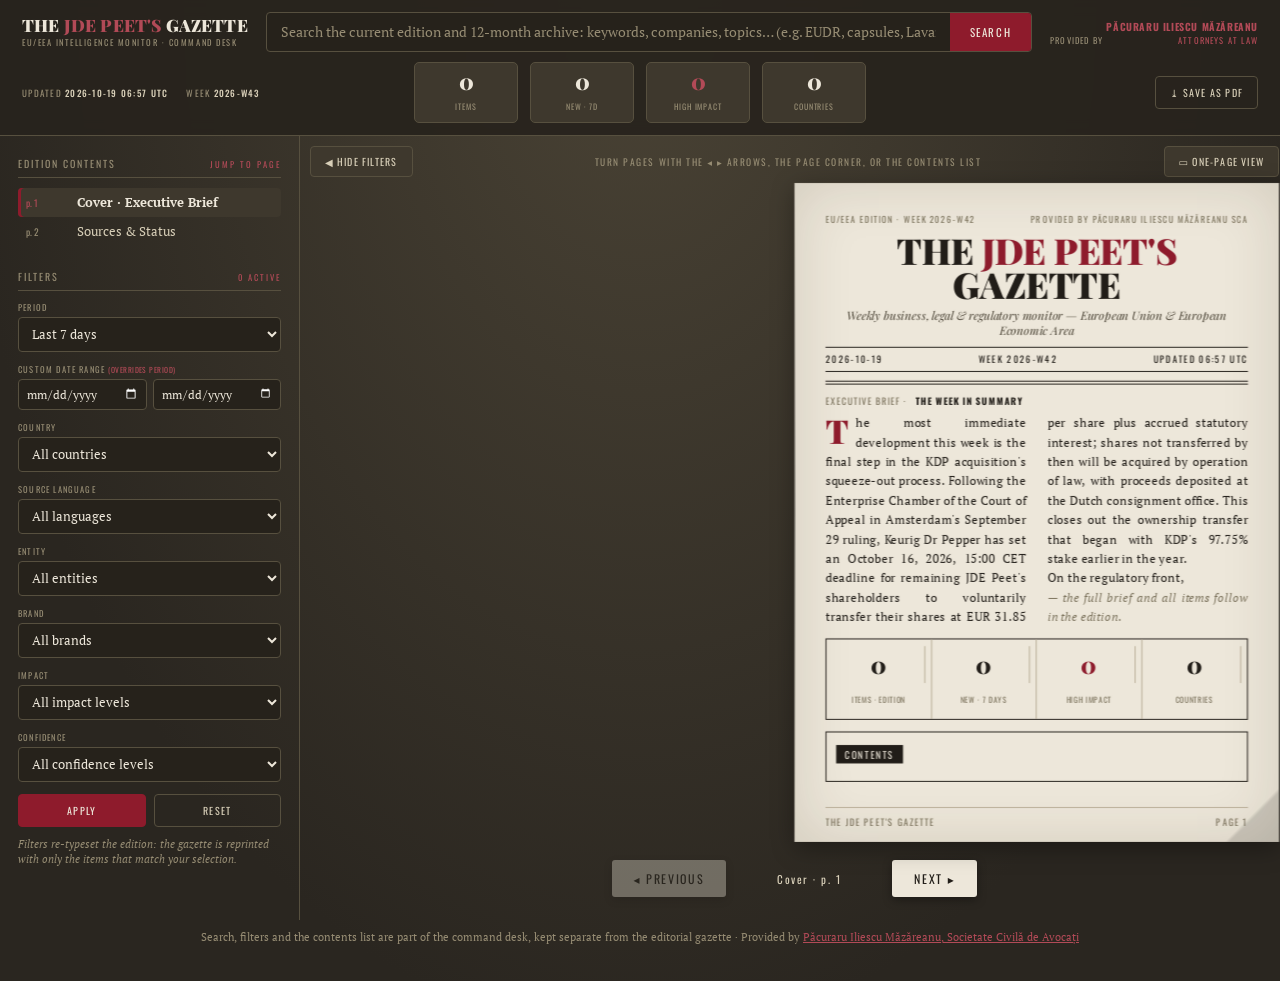
<file: docs/index.html>
<!DOCTYPE html>
<html lang="en">
<head>
<meta charset="UTF-8">
<meta name="viewport" content="width=device-width, initial-scale=1.0">
<title>The JDE Peet's Gazette — EU/EEA Weekly Intelligence Monitor</title>
<meta name="description" content="Weekly EU/EEA business, legal and regulatory intelligence for JDE Peet's, presented as a browsable gazette. Provided by Păcuraru Iliescu Măzăreanu, Societate Civilă de Avocați.">
<link rel="icon" href="data:image/svg+xml,<svg xmlns='http://www.w3.org/2000/svg' viewBox='0 0 100 100'><text y='82' font-size='84'>📰</text></svg>">
<link rel="preconnect" href="https://fonts.googleapis.com">
<link rel="preconnect" href="https://fonts.gstatic.com" crossorigin>
<link href="https://fonts.googleapis.com/css2?family=Playfair+Display:ital,wght@0,500;0,700;0,900;1,500&family=PT+Serif:ital,wght@0,400;0,700;1,400&family=Oswald:wght@400;500;600&display=swap" rel="stylesheet">
<link rel="stylesheet" href="assets/style.css?v=19">
</head>
<body>

<!-- ===== Command desk: top bar (separate from the gazette) ===== -->
<header class="chrome-top">
  <div class="chrome-main">
    <div class="chrome-brand">
      <b>THE <i>JDE PEET'S</i> GAZETTE</b>
      <span>EU/EEA Intelligence Monitor · command desk</span>
    </div>
    <div class="chrome-search">
      <input id="q" placeholder="Search the current edition and 12-month archive: keywords, companies, topics… (e.g. EUDR, capsules, Lavazza)">
      <button id="btn-search" type="button">Search</button>
    </div>
    <div class="chrome-provider">
      <span>Provided by</span>
      <a href="https://www.pimasociates.ro/" target="_blank" rel="noopener"><b>Păcuraru Iliescu Măzăreanu</b><br>Attorneys at Law</a>
    </div>
  </div>
  <div class="chrome-sub">
    <div class="chrome-meta" id="chrome-meta"></div>
    <div class="chrome-stats" id="chrome-stats"></div>
    <div class="chrome-actions">
      <button id="btn-pdf" type="button" title="Generate a PDF of the current filtered edition">⤓ Save as PDF</button>
    </div>
  </div>
</header>

<div class="search-results" id="sr">
  <button class="close" id="sr-close" type="button" aria-label="Close search results">✕</button>
  <div class="sr-hd" id="sr-hd"></div>
  <ul id="sr-list"></ul>
</div>

<div class="layout">

  <!-- ===== Side panel: table of contents + filters + stats ===== -->
  <aside class="side">
    <div class="side-sec">
      <div class="side-t">Edition contents <span class="mini">jump to page</span></div>
      <ul class="toc-side" id="tocSide"></ul>
    </div>

    <div class="side-sec">
      <div class="side-t">Filters <span class="mini" id="fcount">0 active</span></div>
      <div class="f-field"><label for="f-period">Period</label>
        <select id="f-period"></select></div>
      <div class="f-field">
        <label>Custom date range <span class="f-hint">(overrides period)</span></label>
        <div class="f-range-row">
          <input type="date" id="f-from" aria-label="From date" title="From date">
          <input type="date" id="f-to" aria-label="To date" title="To date">
        </div>
      </div>
      <div class="f-field"><label for="f-country">Country</label>
        <select id="f-country"></select></div>
      <div class="f-field"><label for="f-lang">Source language</label>
        <select id="f-lang"></select></div>
      <div class="f-field"><label for="f-entity">Entity</label>
        <select id="f-entity"></select></div>
      <div class="f-field"><label for="f-brand">Brand</label>
        <select id="f-brand"></select></div>
      <div class="f-field"><label for="f-impact">Impact</label>
        <select id="f-impact"></select></div>
      <div class="f-field"><label for="f-confidence">Confidence</label>
        <select id="f-confidence"></select></div>
      <div class="f-btns">
        <button class="f-apply" id="f-apply" type="button">Apply</button>
        <button class="f-reset" id="f-reset" type="button">Reset</button>
      </div>
      <div class="f-note">Filters re-typeset the edition: the gazette is reprinted with only the items that match your selection.</div>
    </div>
  </aside>

  <!-- ===== The browsable gazette ===== -->
  <div class="stage-wrap">
    <div class="stage-topbar">
      <button id="toggle-side" class="toggle-side" type="button" aria-expanded="true">◀ Hide filters</button>
      <span class="hintline">Turn pages with the ◂ ▸ arrows, the page corner, or the contents list</span>
      <button id="toggle-view" class="toggle-side" type="button">▭ One-page view</button>
    </div>
    <div class="stage">
      <div class="scaler" id="scaler">
        <div class="book" id="book"><!-- two-page spread, generated by app.js --></div>
      </div>
      <div class="scaler" id="scaler-single" hidden>
        <div class="single" id="single">
          <div class="s-face" id="s-cur"></div>
          <div class="s-face s-turn" id="s-turn" hidden></div>
        </div>
      </div>
    </div>
    <div class="pager">
      <button id="prev" type="button">◂ Previous</button>
      <span class="pos" id="pos">Cover</span>
      <button id="next" type="button">Next ▸</button>
    </div>
  </div>
</div>

<div id="print-view" aria-hidden="true"></div>

<div class="chrome-foot">
  Search, filters and the contents list are part of the command desk, kept separate from the editorial gazette ·
  Provided by <a href="https://www.pimasociates.ro/" target="_blank" rel="noopener">Păcuraru Iliescu Măzăreanu, Societate Civilă de Avocați</a>
</div>

<script src="assets/app.js?v=23"></script>
</body>
</html>
</file>
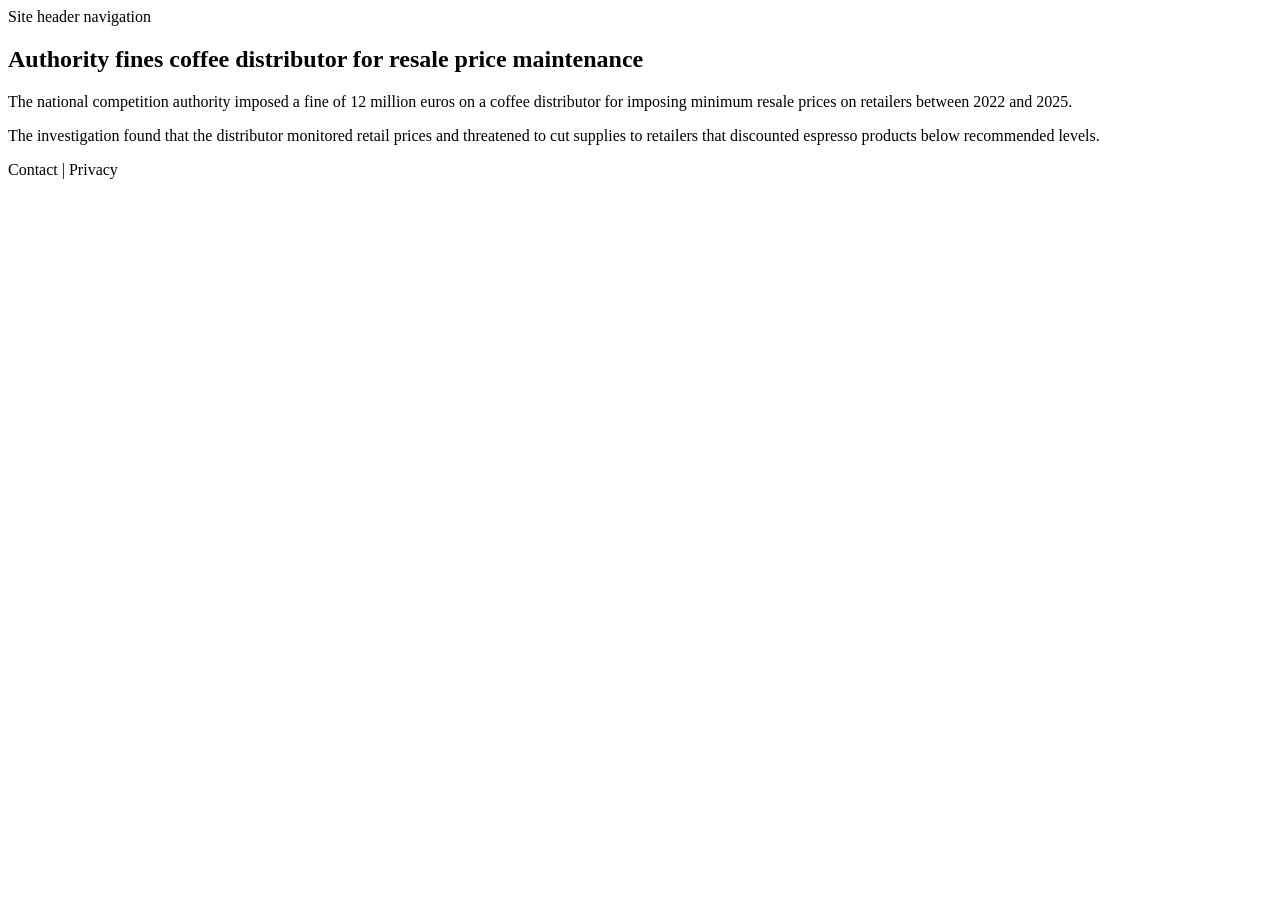
<file: tests/fixtures/sample_article.html>
<!DOCTYPE html>
<html><head><title>Decision 2026-142</title><script>var x=1;</script></head><body>
<header>Site header navigation</header>
<article>
  <h1>Authority fines coffee distributor for resale price maintenance</h1>
  <p>The national competition authority imposed a fine of 12 million euros on a coffee distributor
  for imposing minimum resale prices on retailers between 2022 and 2025.</p>
  <p>The investigation found that the distributor monitored retail prices and threatened to cut
  supplies to retailers that discounted espresso products below recommended levels.</p>
</article>
<footer>Contact | Privacy</footer>
</body></html>
</file>
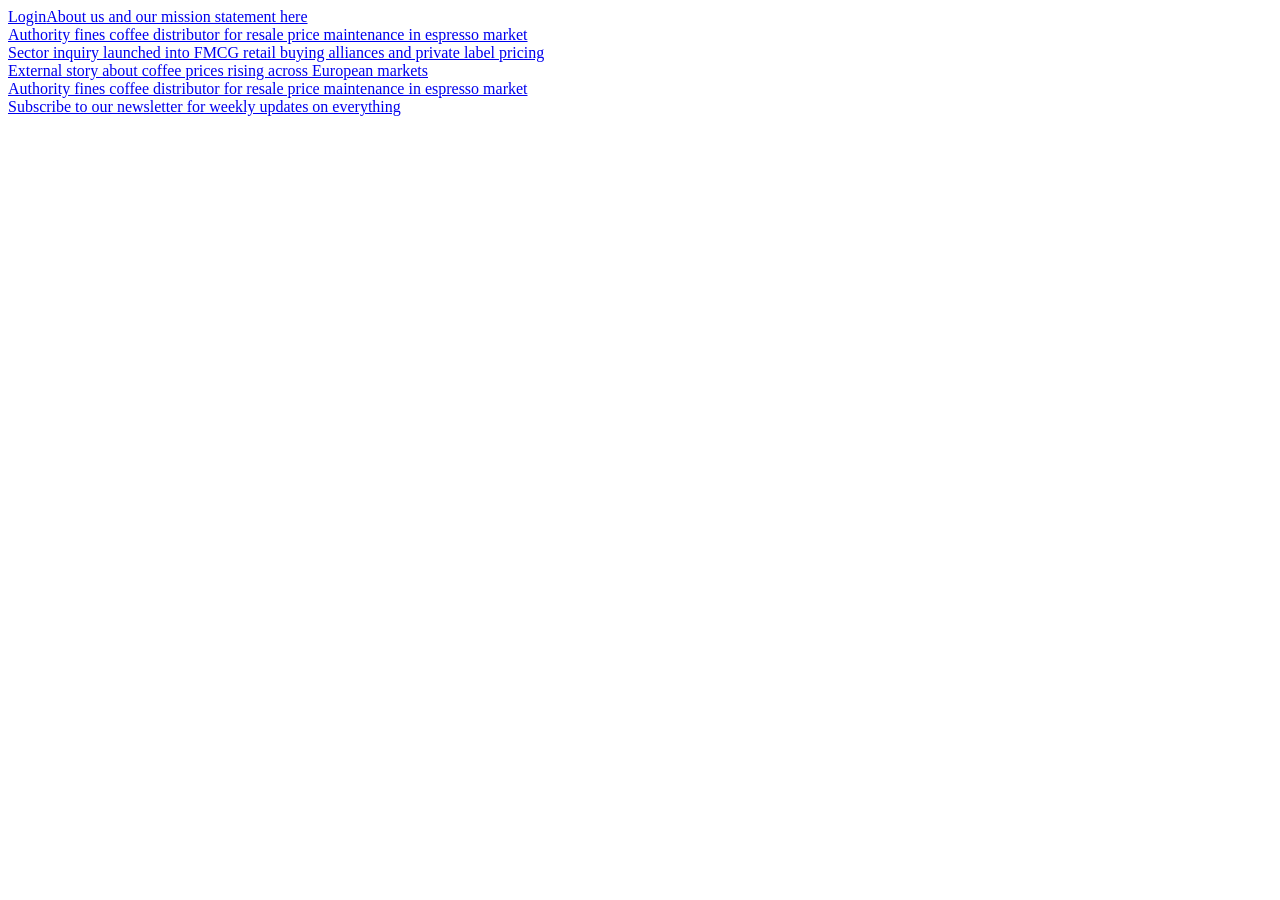
<file: tests/fixtures/sample_listing.html>
<!DOCTYPE html>
<html><head>
<title>News — Example Authority</title>
<link rel="alternate" type="application/rss+xml" href="/feed.xml">
</head><body>
<nav><a href="/login">Login</a><a href="/about">About us and our mission statement here</a></nav>
<main>
  <article><a href="/news/decision-2026-142">Authority fines coffee distributor for resale price maintenance in espresso market</a></article>
  <article><a href="/news/sector-inquiry-fmcg">Sector inquiry launched into FMCG retail buying alliances and private label pricing</a></article>
  <article><a href="https://external-site.com/story">External story about coffee prices rising across European markets</a></article>
  <article><a href="/news/decision-2026-142">Authority fines coffee distributor for resale price maintenance in espresso market</a></article>
  <a href="/newsletter">Subscribe to our newsletter for weekly updates on everything</a>
</main>
</body></html>
</file>
<file: docs/assets/style.css>
/* ============================================================
   Gazeta JDE Peet's — newsprint theme (v2)
   Command desk (search + filters + TOC) is strictly separate
   from the editorial flip-book newspaper.
   ============================================================ */
:root{
  --print:#EDE7DA;      /* newsprint page */
  --print-2:#E4DCCB;    /* alternate page (verso) */
  --ink:#211D18;        /* ink / main text */
  --rule:#B9AE97;       /* typographic rules */
  --red:#8E1B2C;        /* press red (accent, high impact) */
  --red-lt:#B24A57;
  --gold:#9C7A2E;       /* old gold (confidence labels) */
  --green:#4C6B2F;
  --desk:#332E25;       /* the desk (dashboard background) */
  --desk-2:#3E382D;     /* dashboard panels */
  --desk-3:#4A4335;
  --desk-line:#57503F;
  --desk-txt:#D8CFB8;
  --desk-mut:#968C73;
  --serif:'PT Serif',Georgia,serif;
  --disp:'Playfair Display',Georgia,serif;
  --kick:'Oswald',system-ui,sans-serif;
}
*{margin:0;padding:0;box-sizing:border-box}
body{background:var(--desk);font-family:var(--serif);color:var(--ink);min-height:100vh;overflow-x:hidden;
  background-image:radial-gradient(ellipse at 50% 0%,#4A4335,#2A2620 75%)}
a{color:inherit}
:focus-visible{outline:2px solid var(--red-lt);outline-offset:2px}

/* ===== Command desk: top bar ===== */
.chrome-top{position:sticky;top:0;z-index:200;background:rgba(40,36,29,.94);backdrop-filter:blur(8px);border-bottom:1px solid var(--desk-line);padding:12px 22px}
.chrome-main{display:flex;align-items:center;gap:18px;flex-wrap:wrap}
.chrome-sub{display:grid;grid-template-columns:1fr auto 1fr;align-items:center;gap:14px;margin-top:10px}
.chrome-provider{text-align:right;font-family:var(--kick);font-size:8.5px;letter-spacing:.14em;text-transform:uppercase;color:var(--desk-mut);line-height:1.5;flex:none}
.chrome-provider a{display:inline-block;margin-top:2px;color:var(--red-lt);text-decoration:none}
.chrome-provider a b{color:var(--red-lt);font-weight:700;font-size:10px;letter-spacing:.06em}
.chrome-provider a:hover b{color:#c85c69}
.chrome-stats{justify-self:center;display:flex;gap:12px}
.stat-chip{background:var(--desk-2);border:1px solid var(--desk-line);border-radius:5px;padding:7px 26px;text-align:center;min-width:104px}
.stat-chip b{font-family:var(--disp);font-weight:900;font-size:22px;color:var(--print);display:block;line-height:1.05}
.stat-chip.red b{color:var(--red-lt)}
.stat-chip span{font-family:var(--kick);font-size:8px;letter-spacing:.12em;text-transform:uppercase;color:var(--desk-mut);white-space:nowrap}
.chrome-actions{justify-self:end}
@media(max-width:820px){.chrome-sub{grid-template-columns:1fr;justify-items:start;gap:9px}.chrome-stats{justify-self:start;flex-wrap:wrap}.chrome-actions{justify-self:start}}
.chrome-brand{display:flex;flex-direction:column;line-height:1.15;flex:none}
.chrome-brand b{font-family:var(--disp);font-weight:900;font-size:17px;color:var(--print);letter-spacing:.01em}
.chrome-brand b i{font-style:normal;color:var(--red-lt)}
.chrome-brand span{font-family:var(--kick);font-size:8.5px;letter-spacing:.18em;text-transform:uppercase;color:var(--desk-mut);margin-top:2px}
.chrome-search{flex:1;min-width:260px;display:flex;border:1.5px solid var(--desk-line);background:#26221B;border-radius:4px;overflow:hidden;transition:border-color .2s}
.chrome-search:focus-within{border-color:var(--red-lt)}
.chrome-search input{flex:1;background:none;border:none;outline:none;color:var(--print);font-family:var(--serif);font-size:13.5px;padding:10px 14px}
.chrome-search input::placeholder{color:var(--desk-mut)}
.chrome-search button{font-family:var(--kick);font-size:11px;letter-spacing:.14em;text-transform:uppercase;background:var(--red);color:var(--print);border:none;padding:0 20px;cursor:pointer;transition:.15s}
.chrome-search button:hover{background:#A62438}
.chrome-actions{display:flex;gap:8px;flex:none}
.chrome-actions button{font-family:var(--kick);font-size:10px;letter-spacing:.12em;text-transform:uppercase;background:none;border:1px solid var(--desk-line);border-radius:4px;color:var(--desk-txt);padding:8px 14px;cursor:pointer;transition:.15s}
.chrome-actions button:hover{border-color:var(--print);color:var(--print)}
.chrome-meta{font-family:var(--kick);font-size:9px;letter-spacing:.14em;text-transform:uppercase;color:var(--desk-mut);display:flex;gap:18px;flex-wrap:wrap}
.chrome-meta b{color:var(--desk-txt);font-weight:500}

/* Search results panel */
.search-results{display:none;margin:10px 22px 0;background:var(--desk-2);border:1px solid var(--desk-line);border-left:3px solid var(--red);border-radius:4px;padding:12px 16px;font-size:12.5px;color:var(--desk-txt);max-height:40vh;overflow-y:auto}
.search-results.open{display:block}
.search-results .sr-hd{font-family:var(--kick);font-size:10px;letter-spacing:.14em;text-transform:uppercase;color:var(--desk-mut);margin-bottom:8px}
.search-results .close{float:right;background:none;border:none;color:var(--desk-mut);cursor:pointer;font-size:15px;line-height:1}
.search-results ul{list-style:none}
.search-results li{padding:6px 0;border-bottom:1px solid var(--desk-line)}
.search-results li:last-child{border-bottom:none}
.search-results a{color:var(--print);cursor:pointer;text-decoration:none;font-weight:700}
.search-results a:hover{text-decoration:underline;text-decoration-color:var(--red-lt);text-underline-offset:3px}
.search-results .sr-meta{color:var(--desk-mut);font-size:11px;font-family:var(--kick);letter-spacing:.06em}

/* ===== Layout: side panel + newspaper stage ===== */
.layout{display:grid;grid-template-columns:300px 1fr;gap:0;align-items:start;max-width:1760px;margin:0 auto}
@media(max-width:1040px){.layout{grid-template-columns:1fr}.side{position:static;max-height:none;border-right:none;border-bottom:1px solid var(--desk-line)}}

.side{position:sticky;top:64px;max-height:calc(100vh - 64px);overflow-y:auto;padding:20px 18px 30px;border-right:1px solid var(--desk-line)}
.side-sec{margin-bottom:22px}
.side-t{font-family:var(--kick);font-size:10px;letter-spacing:.2em;text-transform:uppercase;color:var(--desk-mut);border-bottom:1px solid var(--desk-line);padding-bottom:6px;margin-bottom:10px;display:flex;justify-content:space-between;align-items:baseline}
.side-t .mini{font-size:8.5px;color:var(--red-lt)}

.toc-side{list-style:none}
.toc-side li{display:flex;align-items:baseline;gap:9px;padding:6.5px 8px;border-radius:4px;cursor:pointer;transition:.15s;color:var(--desk-txt);font-size:12.5px}
.toc-side li:hover{background:var(--desk-2)}
.toc-side li.on{background:var(--desk-2);box-shadow:inset 3px 0 0 var(--red)}
.toc-side li.on .toc-nm{color:var(--print);font-weight:700}
.toc-side .pg{font-family:var(--kick);font-size:9.5px;color:var(--desk-mut);flex:none;width:42px}
.toc-side li.on .pg{color:var(--red-lt)}
.toc-side .toc-nm{line-height:1.3}
.toc-side .cnt{margin-left:auto;font-family:var(--kick);font-size:9px;color:var(--desk-mut)}

.f-field{margin-bottom:11px}
.f-field label{display:block;font-family:var(--kick);font-size:8.5px;letter-spacing:.14em;text-transform:uppercase;color:var(--desk-mut);margin-bottom:4px}
.f-field select{width:100%;font-family:var(--serif);font-size:12.5px;padding:7px 9px;background:#26221B;border:1px solid var(--desk-line);border-radius:4px;color:var(--print);cursor:pointer}
.f-field select:focus{outline:none;border-color:var(--red-lt)}
.f-hint{font-size:7.5px;color:var(--red-lt);letter-spacing:.06em}
.f-range-row{display:flex;gap:6px}
.f-field input[type="date"]{width:100%;font-family:var(--serif);font-size:11.5px;padding:6px 7px;background:#26221B;border:1px solid var(--desk-line);border-radius:4px;color:var(--print);cursor:pointer;color-scheme:dark}
.f-field input[type="date"]:focus{outline:none;border-color:var(--red-lt)}
.f-note{font-size:10.5px;color:var(--desk-mut);font-style:italic;line-height:1.5;margin-top:10px}
.f-btns{display:flex;gap:8px;margin-top:12px}
.f-btns button{flex:1;font-family:var(--kick);font-size:10px;letter-spacing:.12em;text-transform:uppercase;padding:8px 0;border-radius:4px;cursor:pointer;transition:.15s}
.f-apply{background:var(--red);border:1px solid var(--red);color:var(--print)}
.f-apply:hover{background:#A62438}
.f-reset{background:none;border:1px solid var(--desk-line);color:var(--desk-txt)}
.f-reset:hover{border-color:var(--print);color:var(--print)}

.side-stats{display:grid;grid-template-columns:1fr 1fr;gap:8px}
.side-stats div{background:var(--desk-2);border:1px solid var(--desk-line);border-radius:4px;padding:9px 10px;text-align:center}
.side-stats .n{font-family:var(--disp);font-weight:900;font-size:21px;color:var(--print);line-height:1}
.side-stats .n.red{color:var(--red-lt)}
.side-stats .l{font-family:var(--kick);font-size:7.5px;letter-spacing:.1em;text-transform:uppercase;color:var(--desk-mut);margin-top:3px}
.side-provider{font-family:var(--kick);font-size:9px;letter-spacing:.12em;text-transform:uppercase;color:var(--desk-mut);line-height:1.8;border-top:1px solid var(--desk-line);padding-top:12px}
.side-provider a{color:var(--desk-txt);font-weight:500;text-decoration:none}
.side-provider a:hover{color:var(--print)}

/* ===== Newspaper stage ===== */
.stage-wrap{padding:10px 10px 8px;display:flex;flex-direction:column;align-items:center}
.stage-topbar{width:100%;max-width:1760px;display:flex;align-items:center;gap:16px;margin-bottom:6px}
.toggle-side{flex:none;font-family:var(--kick);font-size:10px;letter-spacing:.12em;text-transform:uppercase;background:var(--desk-2);border:1px solid var(--desk-line);color:var(--desk-txt);border-radius:4px;padding:7px 14px;cursor:pointer;transition:.15s}
.toggle-side:hover{border-color:var(--print);color:var(--print)}
.layout.side-collapsed{grid-template-columns:1fr}
.layout.side-collapsed .side{display:none}
.hintline{flex:1;text-align:center;font-family:var(--kick);font-size:9.5px;letter-spacing:.16em;text-transform:uppercase;color:var(--desk-mut)}

/* single-page view (mode A) */
.single{position:relative;width:500px;height:680px;perspective:2200px}
.single .s-face{position:absolute;inset:0;background:var(--print);overflow:hidden;box-shadow:inset 0 0 60px rgba(60,45,20,.14),0 8px 30px rgba(0,0,0,.4)}
.single .s-turn{transform-origin:left center;backface-visibility:hidden;z-index:5}
.single .s-turn.turn-next{animation:sTurnNext .6s cubic-bezier(.4,.06,.32,1) forwards}
.single .s-turn.turn-prev{animation:sTurnPrev .6s cubic-bezier(.4,.06,.32,1) forwards}
@keyframes sTurnNext{from{transform:rotateY(0deg)}to{transform:rotateY(-179deg)}}
@keyframes sTurnPrev{from{transform:rotateY(-179deg)}to{transform:rotateY(0deg)}}
@media (prefers-reduced-motion: reduce){.single .s-turn.turn-next,.single .s-turn.turn-prev{animation-duration:.01s}}
.stage{display:flex;justify-content:center}
/* top LEFT origin: the visual box then matches the element box exactly, so flex centering is true */
.scaler{transform-origin:top left}
.book{position:relative;width:1000px;height:680px;perspective:2800px}
.book::after{content:'';position:absolute;left:50%;top:6px;bottom:6px;width:2px;background:linear-gradient(#0000,#00000030,#0000);transform:translateX(-1px);z-index:60;pointer-events:none}
.sheet{position:absolute;top:0;left:50%;width:50%;height:100%;transform-origin:left center;transform-style:preserve-3d;transition:transform 1s cubic-bezier(.35,.1,.25,1)}
.sheet.flipped{transform:rotateY(-180deg)}
.face{position:absolute;inset:0;backface-visibility:hidden;background:var(--print);overflow:hidden;box-shadow:inset 0 0 60px rgba(60,45,20,.14), 0 6px 24px rgba(0,0,0,.35)}
.face.back{transform:rotateY(180deg);background:var(--print-2)}
.face-inner{padding:30px 32px 44px;height:100%;overflow:hidden;position:relative}
.folio{position:absolute;bottom:14px;left:32px;right:32px;display:flex;justify-content:space-between;font-family:var(--kick);font-size:9.5px;letter-spacing:.14em;text-transform:uppercase;color:#7D745E;border-top:1px solid var(--rule);padding-top:7px}

/* Newspaper typography */
.kicker{font-family:var(--kick);font-size:10.5px;letter-spacing:.2em;text-transform:uppercase;color:var(--red);border-bottom:2.5px solid var(--ink);padding-bottom:5px;margin-bottom:14px;display:flex;justify-content:space-between;align-items:baseline;gap:10px}
.kicker span{color:#7D745E;font-size:9.5px;letter-spacing:.12em;text-align:right}
.headline{font-family:var(--disp);font-weight:900;line-height:1.08;letter-spacing:-.01em}
.h-xl{font-size:29px;margin-bottom:8px}
.h-lg{font-size:20px;margin-bottom:7px}
.h-md{font-size:16px;margin-bottom:5px}
.headline a{text-decoration:none}
.headline a:hover{color:var(--red)}
.deck{font-family:var(--disp);font-style:italic;font-weight:500;font-size:13.5px;color:#4A4335;margin-bottom:10px;line-height:1.4}
.bodytext{font-size:12.5px;line-height:1.6;text-align:justify;hyphens:auto;column-gap:22px}
.cols-2{columns:2}
.bodytext .lead::first-letter{font-family:var(--disp);font-weight:900;font-size:34px;float:left;line-height:.85;padding:3px 7px 0 0;color:var(--red)}
.byline{font-family:var(--kick);font-size:9.5px;letter-spacing:.12em;text-transform:uppercase;color:#7D745E;margin-bottom:6px;display:flex;flex-wrap:wrap;gap:4px 10px;align-items:baseline}
.byline b{color:var(--ink)}
.rule-h{border:none;border-top:1px solid var(--rule);margin:12px 0}
.rule-double{border:none;border-top:3px double var(--ink);margin:12px 0}
.conf{display:inline-block;font-family:var(--kick);font-size:8.5px;letter-spacing:.1em;text-transform:uppercase;border:1px solid var(--gold);color:var(--gold);border-radius:2px;padding:1px 6px;vertical-align:1px}
.conf.red{border-color:var(--red);color:var(--red)}
.conf.imp{border-color:var(--ink);color:var(--ink)}
.conf.imp.high{border-color:var(--red);color:var(--red);font-weight:600}

/* article entry */
.entry{margin-bottom:11px}
.entry:last-child{margin-bottom:0}
.entry .summary{margin:5px 0 6px}
.tags{display:flex;flex-wrap:wrap;gap:4px}
.chip{font-family:var(--kick);font-size:8px;letter-spacing:.08em;text-transform:uppercase;background:#00000010;border:1px solid var(--rule);color:#5A5342;border-radius:2px;padding:1px 6px}
.feedback{font-family:var(--kick);font-size:8.5px;letter-spacing:.08em;text-transform:uppercase;color:#7D745E;text-decoration:none;margin-left:auto}
.feedback:hover{color:var(--red)}
.teaser{padding:6px 0;border-bottom:1px solid var(--rule)}
.teaser:last-child{border-bottom:none}
.teaser a{font-family:var(--disp);font-weight:700;font-size:14px;text-decoration:none;line-height:1.2;display:block}
.teaser a:hover{color:var(--red)}
.teaser .tl{font-family:var(--kick);font-size:8.5px;letter-spacing:.1em;text-transform:uppercase;color:#7D745E;margin-top:3px}
.empty-note{font-size:12px;font-style:italic;color:#5A5342;text-align:center;padding:30px 10px}

/* Masthead (cover) */
.masthead{text-align:center;border-bottom:4px double var(--ink);padding-bottom:9px;margin-bottom:10px}
.masthead .ears{display:flex;justify-content:space-between;font-family:var(--kick);font-size:9px;letter-spacing:.14em;text-transform:uppercase;color:#7D745E;margin-bottom:8px}
.masthead h1{font-family:var(--disp);font-weight:900;font-size:37px;letter-spacing:-.01em;line-height:.95}
.masthead h1 .red{color:var(--red)}
.masthead .tagline{font-family:var(--disp);font-style:italic;font-size:12px;color:#4A4335;margin-top:6px}
.masthead .dateline{font-family:var(--kick);font-size:9.5px;letter-spacing:.16em;text-transform:uppercase;margin-top:9px;border-top:1px solid var(--ink);border-bottom:1px solid var(--ink);padding:5px 0;display:flex;justify-content:space-between}

.box{border:1.5px solid var(--ink);padding:10px 14px;margin:9px 0}
.box .box-t{font-family:var(--kick);font-size:10px;letter-spacing:.18em;text-transform:uppercase;background:var(--ink);color:var(--print);display:inline-block;padding:2px 9px;margin:-24px 0 8px -4px}
.stats-row{display:grid;grid-template-columns:repeat(4,1fr);text-align:center;border:1.5px solid var(--ink);margin:12px 0}
.stats-row div{padding:7px 6px;border-right:1px solid var(--rule)}
.stats-row div:last-child{border-right:none}
.stats-row .n{font-family:var(--disp);font-weight:900;font-size:24px;line-height:1}
.stats-row .n.red{color:var(--red)}
.stats-row .l{font-family:var(--kick);font-size:8px;letter-spacing:.1em;text-transform:uppercase;color:#7D745E;margin-top:4px}

.toc li{list-style:none;display:flex;align-items:baseline;font-size:12.5px;padding:2.5px 0;cursor:pointer}
.toc li:hover .toc-name{color:var(--red)}
.toc .toc-name{font-weight:700}
.toc .dots{flex:1;border-bottom:1.5px dotted var(--rule);margin:0 8px;transform:translateY(-3px)}
.toc .pg{font-family:var(--kick);font-size:11px}
.smallprint{font-size:9.5px;line-height:1.55;color:#5A5342;text-align:justify}

.status-tbl{width:100%;border-collapse:collapse;font-size:11px;margin:8px 0}
.status-tbl td{border-bottom:1px solid var(--rule);padding:5px 4px}
.status-tbl td:last-child{text-align:right;font-family:var(--kick);font-size:9.5px;letter-spacing:.08em;text-transform:uppercase}
.ok{color:var(--green)}.warn{color:var(--red)}
.src-list{font-size:10.5px;line-height:1.5;columns:2;column-gap:20px;margin-top:6px}
.src-list .s-item{break-inside:avoid;margin-bottom:3px}
.dot{display:inline-block;width:7px;height:7px;border-radius:50%;margin-right:5px}
.dot.ok{background:var(--green)}.dot.fail{background:var(--red)}.dot.idle{background:#9a8f78}

/* Pager */
.pager{display:flex;justify-content:center;align-items:center;gap:18px;padding:12px 0 18px}
.pager button{font-family:var(--kick);font-size:12px;letter-spacing:.14em;text-transform:uppercase;background:var(--print);color:var(--ink);border:none;border-radius:3px;padding:10px 22px;cursor:pointer;box-shadow:0 3px 10px rgba(0,0,0,.35);transition:.15s}
.pager button:hover{background:#fff}
.pager button:disabled{opacity:.35;cursor:default}
.pager .pos{font-family:var(--kick);font-size:11px;letter-spacing:.14em;color:var(--desk-txt);min-width:130px;text-align:center}
.corner{position:absolute;right:0;bottom:0;width:56px;height:56px;cursor:pointer;z-index:50;background:linear-gradient(315deg,#00000022 46%,transparent 50%)}
.corner:hover{background:linear-gradient(315deg,#00000038 46%,transparent 50%)}

.chrome-foot{max-width:1200px;margin:0 auto;padding:6px 26px 34px;font-size:10.5px;color:var(--desk-mut);line-height:1.7;text-align:center}
.chrome-foot b{color:var(--desk-txt)}
.chrome-foot a{color:var(--red-lt)}
@media (prefers-reduced-motion: reduce){.sheet{transition:none}}

/* ===== Phone layout (≤700px) — compact command desk, gazette first ===== */
@media(max-width:700px){
  .chrome-top{padding:9px 12px}
  .chrome-main{gap:8px}
  .chrome-brand b{font-size:15px}
  .chrome-search{flex:1 1 100%;order:3;min-width:0}
  .chrome-search input{font-size:13px;padding:9px 11px}
  .chrome-provider{order:2;margin-left:auto}
  .chrome-sub{grid-template-columns:1fr;gap:8px;margin-top:8px}
  .chrome-meta{justify-content:center;gap:10px}
  .chrome-stats{display:grid;grid-template-columns:1fr 1fr;gap:8px;justify-self:stretch}
  .stat-chip{min-width:0;padding:6px 8px}
  .stat-chip b{font-size:18px}
  .chrome-actions{justify-self:center}
  .search-results{margin:8px 12px 0}
  .hintline{display:none}
  .stage-topbar{justify-content:space-between}
  .stage-wrap{padding:8px 6px 6px}
  .side{padding:14px 14px 18px}
  .pager{gap:10px;padding:8px 0 14px}
  .pager button{padding:8px 13px;font-size:11px}
  .pager .pos{min-width:0;font-size:10px}
  .chrome-foot{padding:6px 14px 20px}
}

/* ===== Print / Save-as-PDF view (hidden on screen) ===== */
#print-view{display:none}
@media print{
  @page{margin:15mm}
  body{background:#fff !important;background-image:none !important}
  .chrome-top,.side,.stage-wrap,.chrome-foot,.search-results,.hintline,.pager{display:none !important}
  .layout{display:block;max-width:none}
  #print-view{display:block;color:#211D18;font-family:'PT Serif',Georgia,serif}
  #print-view a{color:#211D18;text-decoration:none}
  .p-red{color:#8E1B2C}
  .p-firm{color:#8E1B2C;font-weight:700}
  .p-masthead{text-align:center;border-bottom:4px double #211D18;padding-bottom:10px;margin-bottom:14px}
  .p-ears{display:flex;justify-content:space-between;font-family:'Oswald',sans-serif;font-size:9px;letter-spacing:.12em;text-transform:uppercase;color:#5A5342;margin-bottom:6px}
  .p-masthead h1{font-family:'Playfair Display',Georgia,serif;font-weight:900;font-size:34px;line-height:.95;margin:0}
  .p-tag{font-family:'Playfair Display',serif;font-style:italic;font-size:11px;color:#4A4335;margin-top:5px}
  .p-dateline{font-family:'Oswald',sans-serif;font-size:9px;letter-spacing:.1em;text-transform:uppercase;margin-top:8px;border-top:1px solid #211D18;padding-top:5px;color:#3A342A}
  .p-section{margin-bottom:12px}
  .p-section.p-brief{break-after:page}
  .p-h2{font-family:'Oswald',sans-serif;font-size:13px;letter-spacing:.16em;text-transform:uppercase;color:#8E1B2C;border-bottom:2px solid #211D18;padding-bottom:3px;margin:14px 0 8px}
  .p-item{break-inside:avoid;margin-bottom:10px;padding-bottom:8px;border-bottom:1px solid #D8CDB6}
  .p-item h3{font-family:'Playfair Display',Georgia,serif;font-weight:700;font-size:14px;line-height:1.2;margin:0 0 3px}
  .p-by{font-family:'Oswald',sans-serif;font-size:8.5px;letter-spacing:.06em;text-transform:uppercase;color:#5A5342;margin-bottom:4px}
  .p-by b{color:#8E1B2C}
  .p-sum{font-size:11px;line-height:1.5;text-align:justify;margin:4px 0}
  .p-tags{margin-top:3px}
  .p-chip{font-family:'Oswald',sans-serif;font-size:8px;letter-spacing:.06em;text-transform:uppercase;color:#5A5342;border:1px solid #C9BC9F;border-radius:2px;padding:0 5px;margin-right:3px}
  .p-src{font-size:8px;color:#8A7F68;word-break:break-all;margin-top:3px}
  .p-teaser{break-inside:avoid;font-size:11px;line-height:1.4;margin-bottom:4px;padding-bottom:3px;border-bottom:1px dotted #C9BC9F}
  .p-teaser a{font-family:'Playfair Display',Georgia,serif}
  .p-teaser-m{font-family:'Oswald',sans-serif;font-size:8.5px;letter-spacing:.04em;text-transform:uppercase;color:#5A5342}
  .p-foot{margin-top:16px;padding-top:8px;border-top:2px solid #211D18;font-size:9px;line-height:1.5;color:#4A4335}
}
</file>
